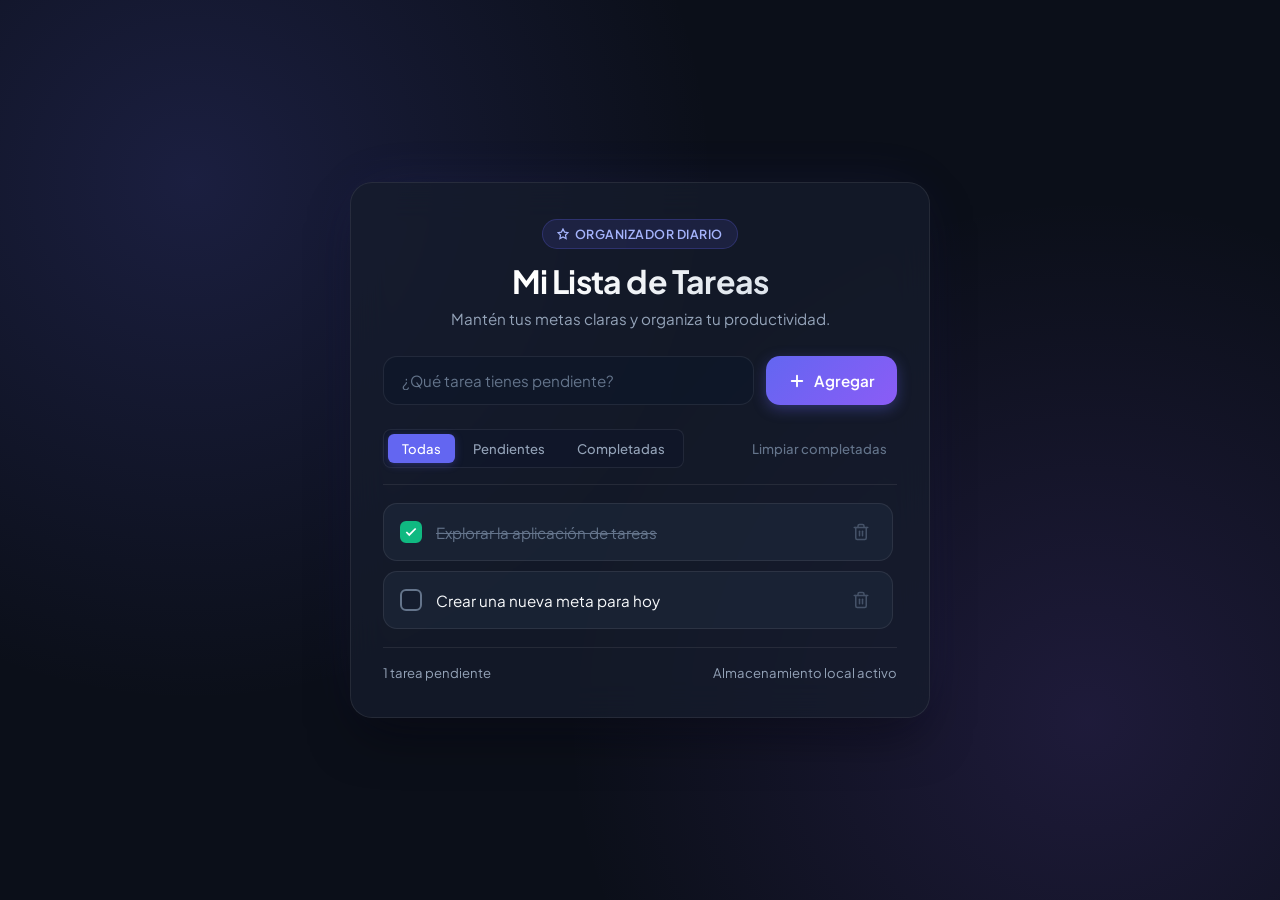
<file: todolist/index.html>
<!DOCTYPE html>
<html lang="es">
<head>
    <meta charset="UTF-8">
    <meta name="viewport" content="width=device-width, initial-scale=1.0">
    <meta name="description" content="Lista de tareas moderna y minimalista creada con HTML, CSS y JavaScript">
    <title>Lista de Tareas - Todo App</title>
    <!-- Google Fonts -->
    <link rel="preconnect" href="https://fonts.googleapis.com">
    <link rel="preconnect" href="https://fonts.gstatic.com" crossorigin>
    <link href="https://fonts.googleapis.com/css2?family=Plus+Jakarta+Sans:wght@400;500;600;700&display=swap" rel="stylesheet">
    
    <style>
        :root {
            --bg-body: #0b0f19;
            --bg-card: rgba(22, 29, 45, 0.75);
            --bg-item: rgba(30, 41, 59, 0.65);
            --bg-item-hover: rgba(51, 65, 85, 0.7);
            --border: rgba(255, 255, 255, 0.08);
            --border-hover: rgba(99, 102, 241, 0.4);
            
            --primary: #6366f1;
            --primary-gradient: linear-gradient(135deg, #6366f1 0%, #8b5cf6 100%);
            --primary-hover: #4f46e5;
            --text-main: #f8fafc;
            --text-muted: #94a3b8;
            --text-dim: #64748b;
            --success: #10b981;
            --danger: #ef4444;
            --danger-bg: rgba(239, 68, 68, 0.12);
            --danger-hover: #dc2626;

            --radius-sm: 8px;
            --radius-md: 14px;
            --radius-lg: 22px;
            --shadow-card: 0 25px 50px -12px rgba(0, 0, 0, 0.5), 0 0 60px -15px rgba(99, 102, 241, 0.15);
        }

        * {
            box-sizing: border-box;
            margin: 0;
            padding: 0;
            font-family: 'Plus Jakarta Sans', -apple-system, BlinkMacSystemFont, 'Segoe UI', Roboto, sans-serif;
        }

        body {
            background-color: var(--bg-body);
            background-image: 
                radial-gradient(circle at 15% 20%, rgba(99, 102, 241, 0.18) 0%, transparent 40%),
                radial-gradient(circle at 85% 80%, rgba(139, 92, 246, 0.15) 0%, transparent 40%);
            background-attachment: fixed;
            color: var(--text-main);
            min-height: 100vh;
            display: flex;
            align-items: center;
            justify-content: center;
            padding: 24px 16px;
        }

        .app-container {
            width: 100%;
            max-width: 580px;
        }

        .todo-card {
            background: var(--bg-card);
            backdrop-filter: blur(18px);
            -webkit-backdrop-filter: blur(18px);
            border: 1px solid var(--border);
            border-radius: var(--radius-lg);
            padding: 36px 32px;
            box-shadow: var(--shadow-card);
            transition: transform 0.2s ease;
        }

        /* Header */
        .todo-header {
            margin-bottom: 28px;
            text-align: center;
        }

        .badge {
            display: inline-flex;
            align-items: center;
            gap: 6px;
            background: rgba(99, 102, 241, 0.12);
            color: #a5b4fc;
            padding: 6px 14px;
            border-radius: 9999px;
            font-size: 0.78rem;
            font-weight: 600;
            letter-spacing: 0.04em;
            text-transform: uppercase;
            margin-bottom: 12px;
            border: 1px solid rgba(99, 102, 241, 0.25);
        }

        .todo-header h1 {
            font-size: 2rem;
            font-weight: 700;
            letter-spacing: -0.025em;
            background: linear-gradient(135deg, #ffffff 30%, #cbd5e1 100%);
            -webkit-background-clip: text;
            -webkit-text-fill-color: transparent;
            margin-bottom: 8px;
        }

        .todo-header p {
            color: var(--text-muted);
            font-size: 0.95rem;
        }

        /* Formulario */
        .todo-form {
            display: flex;
            gap: 12px;
            margin-bottom: 24px;
        }

        .input-group {
            position: relative;
            flex: 1;
        }

        .todo-input {
            width: 100%;
            background: rgba(15, 23, 42, 0.7);
            border: 1px solid var(--border);
            color: var(--text-main);
            padding: 14px 18px;
            border-radius: var(--radius-md);
            font-size: 0.95rem;
            outline: none;
            transition: all 0.2s ease;
        }

        .todo-input:focus {
            border-color: var(--primary);
            box-shadow: 0 0 0 3px rgba(99, 102, 241, 0.25);
            background: rgba(15, 23, 42, 0.95);
        }

        .todo-input::placeholder {
            color: var(--text-dim);
        }

        .btn-add {
            background: var(--primary-gradient);
            color: #ffffff;
            border: none;
            padding: 14px 22px;
            border-radius: var(--radius-md);
            font-weight: 600;
            font-size: 0.95rem;
            cursor: pointer;
            display: flex;
            align-items: center;
            gap: 8px;
            box-shadow: 0 4px 14px rgba(99, 102, 241, 0.35);
            transition: all 0.2s ease;
            white-space: nowrap;
        }

        .btn-add:hover {
            transform: translateY(-1px);
            box-shadow: 0 6px 20px rgba(99, 102, 241, 0.45);
            filter: brightness(1.08);
        }

        .btn-add:active {
            transform: translateY(0);
        }

        /* Barra de filtros y acciones */
        .todo-toolbar {
            display: flex;
            align-items: center;
            justify-content: space-between;
            gap: 12px;
            padding-bottom: 16px;
            border-bottom: 1px solid var(--border);
            margin-bottom: 18px;
            flex-wrap: wrap;
        }

        .filter-group {
            display: flex;
            background: rgba(15, 23, 42, 0.6);
            padding: 4px;
            border-radius: var(--radius-sm);
            border: 1px solid var(--border);
            gap: 4px;
        }

        .filter-btn {
            background: transparent;
            border: none;
            color: var(--text-muted);
            padding: 6px 14px;
            border-radius: 6px;
            font-size: 0.82rem;
            font-weight: 500;
            cursor: pointer;
            transition: all 0.15s ease;
        }

        .filter-btn:hover {
            color: var(--text-main);
        }

        .filter-btn.active {
            background: var(--primary);
            color: #ffffff;
            box-shadow: 0 2px 8px rgba(99, 102, 241, 0.3);
        }

        .btn-clear {
            background: transparent;
            border: none;
            color: var(--text-dim);
            font-size: 0.82rem;
            font-weight: 500;
            cursor: pointer;
            padding: 6px 10px;
            border-radius: 6px;
            transition: all 0.2s ease;
        }

        .btn-clear:hover {
            color: var(--danger);
            background: var(--danger-bg);
        }

        /* Lista de tareas */
        .todo-list {
            list-style: none;
            display: flex;
            flex-direction: column;
            gap: 10px;
            min-height: 120px;
            max-height: 380px;
            overflow-y: auto;
            padding-right: 4px;
        }

        /* Scrollbar personalizada */
        .todo-list::-webkit-scrollbar {
            width: 6px;
        }
        .todo-list::-webkit-scrollbar-track {
            background: transparent;
        }
        .todo-list::-webkit-scrollbar-thumb {
            background: rgba(255, 255, 255, 0.12);
            border-radius: 10px;
        }
        .todo-list::-webkit-scrollbar-thumb:hover {
            background: rgba(255, 255, 255, 0.2);
        }

        .todo-item {
            background: var(--bg-item);
            border: 1px solid var(--border);
            border-radius: var(--radius-md);
            padding: 13px 16px;
            display: flex;
            align-items: center;
            justify-content: space-between;
            gap: 12px;
            transition: all 0.2s ease;
            animation: fadeIn 0.25s ease-out forwards;
        }

        .todo-item:hover {
            background: var(--bg-item-hover);
            border-color: var(--border-hover);
            transform: translateX(2px);
        }

        .todo-content {
            display: flex;
            align-items: center;
            gap: 14px;
            flex: 1;
            cursor: pointer;
            user-select: none;
        }

        /* Checkbox personalizado */
        .custom-checkbox {
            width: 22px;
            height: 22px;
            border-radius: 6px;
            border: 2px solid var(--text-dim);
            display: flex;
            align-items: center;
            justify-content: center;
            transition: all 0.2s ease;
            flex-shrink: 0;
            background: rgba(15, 23, 42, 0.5);
        }

        .custom-checkbox svg {
            width: 14px;
            height: 14px;
            stroke: #ffffff;
            stroke-width: 3;
            fill: none;
            opacity: 0;
            transform: scale(0.6);
            transition: all 0.2s cubic-bezier(0.175, 0.885, 0.32, 1.275);
        }

        .todo-item.completed .custom-checkbox {
            background: var(--success);
            border-color: var(--success);
        }

        .todo-item.completed .custom-checkbox svg {
            opacity: 1;
            transform: scale(1);
        }

        .todo-text {
            font-size: 0.95rem;
            color: var(--text-main);
            transition: all 0.2s ease;
            word-break: break-word;
        }

        .todo-item.completed .todo-text {
            color: var(--text-dim);
            text-decoration: line-through;
        }

        /* Botón eliminar */
        .btn-delete {
            background: transparent;
            border: none;
            color: var(--text-dim);
            cursor: pointer;
            padding: 6px;
            border-radius: var(--radius-sm);
            display: flex;
            align-items: center;
            justify-content: center;
            opacity: 0.6;
            transition: all 0.2s ease;
        }

        .todo-item:hover .btn-delete {
            opacity: 1;
        }

        .btn-delete:hover {
            color: var(--danger);
            background: var(--danger-bg);
            transform: scale(1.08);
        }

        .btn-delete svg {
            width: 18px;
            height: 18px;
            stroke: currentColor;
            stroke-width: 2;
            fill: none;
        }

        /* Estado vacío */
        .empty-state {
            display: flex;
            flex-direction: column;
            align-items: center;
            justify-content: center;
            padding: 38px 16px;
            text-align: center;
            color: var(--text-dim);
            gap: 12px;
        }

        .empty-state svg {
            width: 44px;
            height: 44px;
            stroke: var(--text-dim);
            stroke-width: 1.5;
            opacity: 0.7;
        }

        .empty-state p {
            font-size: 0.92rem;
        }

        /* Footer */
        .todo-footer {
            margin-top: 18px;
            padding-top: 16px;
            border-top: 1px solid var(--border);
            display: flex;
            align-items: center;
            justify-content: space-between;
            font-size: 0.82rem;
            color: var(--text-muted);
        }

        @keyframes fadeIn {
            from {
                opacity: 0;
                transform: translateY(6px);
            }
            to {
                opacity: 1;
                transform: translateY(0);
            }
        }

        @keyframes fadeOut {
            to {
                opacity: 0;
                transform: scale(0.95);
            }
        }

        /* Responsividad */
        @media (max-width: 480px) {
            .todo-card {
                padding: 24px 20px;
            }

            .todo-form {
                flex-direction: column;
            }

            .btn-add {
                justify-content: center;
            }

            .todo-toolbar {
                flex-direction: column;
                align-items: stretch;
            }

            .filter-group {
                justify-content: center;
            }

            .btn-clear {
                text-align: center;
            }
        }
    </style>
</head>
<body>
    <main class="app-container">
        <section class="todo-card">
            <!-- Encabezado -->
            <header class="todo-header">
                <span class="badge">
                    <svg width="12" height="12" viewBox="0 0 24 24" fill="none" stroke="currentColor" stroke-width="2.5">
                        <polygon points="12 2 15.09 8.26 22 9.27 17 14.14 18.18 21.02 12 17.77 5.82 21.02 7 14.14 2 9.27 8.91 8.26 12 2"></polygon>
                    </svg>
                    Organizador Diario
                </span>
                <h1>Mi Lista de Tareas</h1>
                <p>Mantén tus metas claras y organiza tu productividad.</p>
            </header>

            <!-- Formulario de ingreso -->
            <form id="form-tarea" class="todo-form">
                <div class="input-group">
                    <input 
                        type="text" 
                        id="tarea-input" 
                        class="todo-input"
                        placeholder="¿Qué tarea tienes pendiente?" 
                        required 
                        autocomplete="off"
                        aria-label="Nueva tarea"
                    >
                </div>
                <button type="submit" id="btn-agregar" class="btn-add">
                    <svg width="18" height="18" viewBox="0 0 24 24" fill="none" stroke="currentColor" stroke-width="2.5" stroke-linecap="round" stroke-linejoin="round">
                        <line x1="12" y1="5" x2="12" y2="19"></line>
                        <line x1="5" y1="12" x2="19" y2="12"></line>
                    </svg>
                    Agregar
                </button>
            </form>

            <!-- Barra de Filtros -->
            <div class="todo-toolbar">
                <div class="filter-group" role="tablist">
                    <button type="button" class="filter-btn active" data-filter="todas" id="filter-todas">Todas</button>
                    <button type="button" class="filter-btn" data-filter="pendientes" id="filter-pendientes">Pendientes</button>
                    <button type="button" class="filter-btn" data-filter="completadas" id="filter-completadas">Completadas</button>
                </div>
                <button type="button" id="btn-limpiar" class="btn-clear">Limpiar completadas</button>
            </div>

            <!-- Lista de Tareas -->
            <ul id="lista-tareas" class="todo-list" aria-label="Lista de tareas">
                <!-- Se llena dinámicamente con JS -->
            </ul>

            <!-- Pie de la aplicación -->
            <footer class="todo-footer">
                <span id="contador-tareas">0 tareas pendientes</span>
                <span>Almacenamiento local activo</span>
            </footer>
        </section>
    </main>

    <!-- Lógica en JavaScript -->
    <script>
        // Elementos del DOM
        const formTarea = document.getElementById('form-tarea') || document.getElementById('from-tarea');
        const tareaInput = document.getElementById('tarea-input');
        const listaTareas = document.getElementById('lista-tareas');
        const contadorTareas = document.getElementById('contador-tareas');
        const btnLimpiar = document.getElementById('btn-limpiar');
        const filterBtns = document.querySelectorAll('.filter-btn');

        // Clave para almacenamiento en LocalStorage
        const STORAGE_KEY = 'todolist_moderno_ia';

        // Estado de la aplicación
        let tareas = JSON.parse(localStorage.getItem(STORAGE_KEY)) || [
            { id: 1, texto: 'Explorar la aplicación de tareas', completada: true },
            { id: 2, texto: 'Crear una nueva meta para hoy', completada: false }
        ];
        let filtroActual = 'todas';

        // Guardar en LocalStorage
        function guardarEnLocalStorage() {
            localStorage.setItem(STORAGE_KEY, JSON.stringify(tareas));
        }

        // Renderizar la lista de tareas según el filtro
        function renderizarTareas() {
            listaTareas.innerHTML = '';

            const tareasFiltradas = tareas.filter(tarea => {
                if (filtroActual === 'pendientes') return !tarea.completada;
                if (filtroActual === 'completadas') return tarea.completada;
                return true; // 'todas'
            });

            if (tareasFiltradas.length === 0) {
                const mensajeVacio = filtroActual === 'completadas' 
                    ? 'No hay tareas completadas todavía.' 
                    : filtroActual === 'pendientes'
                    ? '¡Genial! No tienes tareas pendientes.'
                    : 'No tienes tareas registradas. ¡Agrega una nueva arriba!';

                listaTareas.innerHTML = `
                    <div class="empty-state">
                        <svg viewBox="0 0 24 24" fill="none" stroke="currentColor">
                            <path stroke-linecap="round" stroke-linejoin="round" d="M9 12h6m-6 4h6m2 5H7a2 2 0 01-2-2V5a2 2 0 012-2h5.586a1 1 0 01.707.293l5.414 5.414a1 1 0 01.293.707V19a2 2 0 01-2 2z" />
                        </svg>
                        <p>${mensajeVacio}</p>
                    </div>
                `;
            } else {
                tareasFiltradas.forEach(tarea => {
                    const li = document.createElement('li');
                    li.className = `todo-item ${tarea.completada ? 'completed' : ''}`;
                    li.dataset.id = tarea.id;

                    li.innerHTML = `
                        <div class="todo-content" onclick="toggleTarea(${tarea.id})">
                            <div class="custom-checkbox" aria-label="Marcar como completada">
                                <svg viewBox="0 0 24 24">
                                    <polyline points="20 6 9 17 4 12"></polyline>
                                </svg>
                            </div>
                            <span class="todo-text">${escapeHTML(tarea.texto)}</span>
                        </div>
                        <button class="btn-delete" onclick="eliminarTarea(${tarea.id})" title="Eliminar tarea" aria-label="Eliminar tarea">
                            <svg viewBox="0 0 24 24" stroke-linecap="round" stroke-linejoin="round">
                                <polyline points="3 6 5 6 21 6"></polyline>
                                <path d="M19 6v14a2 2 0 0 1-2 2H7a2 2 0 0 1-2-2V6m3 0V4a2 2 0 0 1 2-2h4a2 2 0 0 1 2 2v2"></path>
                                <line x1="10" y1="11" x2="10" y2="17"></line>
                                <line x1="14" y1="11" x2="14" y2="17"></line>
                            </svg>
                        </button>
                    `;
                    listaTareas.appendChild(li);
                });
            }

            actualizarContador();
        }

        // Actualizar contador de tareas pendientes
        function actualizarContador() {
            const pendientes = tareas.filter(t => !t.completada).length;
            contadorTareas.textContent = `${pendientes} ${pendientes === 1 ? 'tarea pendiente' : 'tareas pendientes'}`;
        }

        // Agregar una nueva tarea
        function agregarTarea(e) {
            e.preventDefault();
            const texto = tareaInput.value.trim();
            if (!texto) return;

            const nuevaTarea = {
                id: Date.now(),
                texto: texto,
                completada: false
            };

            tareas.unshift(nuevaTarea);
            guardarEnLocalStorage();
            renderizarTareas();

            tareaInput.value = '';
            tareaInput.focus();
        }

        // Cambiar estado completada/pendiente
        window.toggleTarea = function(id) {
            tareas = tareas.map(tarea => {
                if (tarea.id === id) {
                    return { ...tarea, completada: !tarea.completada };
                }
                return tarea;
            });
            guardarEnLocalStorage();
            renderizarTareas();
        };

        // Eliminar tarea
        window.eliminarTarea = function(id) {
            const itemElement = document.querySelector(`.todo-item[data-id="${id}"]`);
            if (itemElement) {
                itemElement.style.animation = 'fadeOut 0.2s ease forwards';
                setTimeout(() => {
                    tareas = tareas.filter(tarea => tarea.id !== id);
                    guardarEnLocalStorage();
                    renderizarTareas();
                }, 180);
            } else {
                tareas = tareas.filter(tarea => tarea.id !== id);
                guardarEnLocalStorage();
                renderizarTareas();
            }
        };

        // Limpiar todas las tareas completadas
        btnLimpiar.addEventListener('click', () => {
            const tareasCompletadas = tareas.some(t => t.completada);
            if (!tareasCompletadas) return;

            tareas = tareas.filter(tarea => !tarea.completada);
            guardarEnLocalStorage();
            renderizarTareas();
        });

        // Configuración de botones de filtro
        filterBtns.forEach(btn => {
            btn.addEventListener('click', () => {
                filterBtns.forEach(b => b.classList.remove('active'));
                btn.classList.add('active');
                filtroActual = btn.dataset.filter;
                renderizarTareas();
            });
        });

        // Prevenir inyección de HTML en textos de usuarios
        function escapeHTML(str) {
            const div = document.createElement('div');
            div.textContent = str;
            return div.innerHTML;
        }

        // Event listener del formulario
        formTarea.addEventListener('submit', agregarTarea);

        // Renderizado inicial al cargar
        document.addEventListener('DOMContentLoaded', renderizarTareas);
        renderizarTareas();
    </script>
</body>
</html>
</file>
